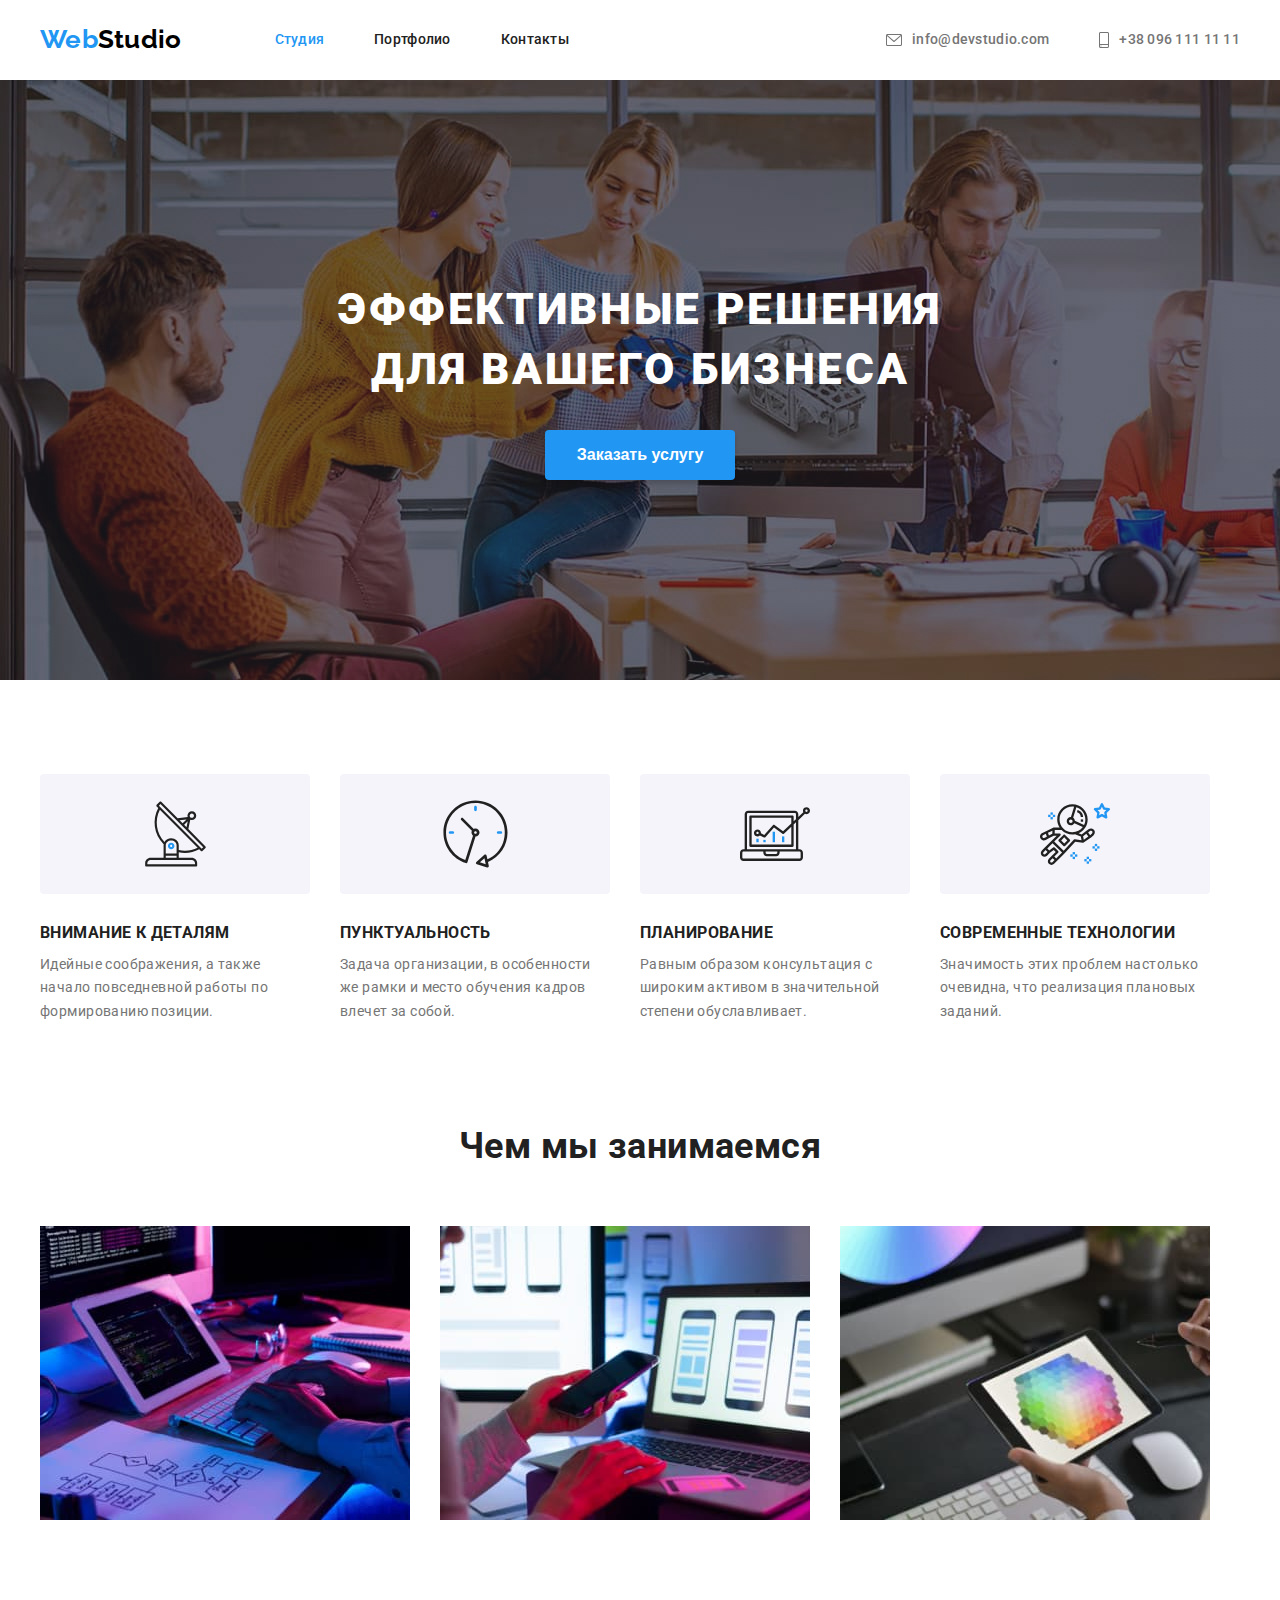
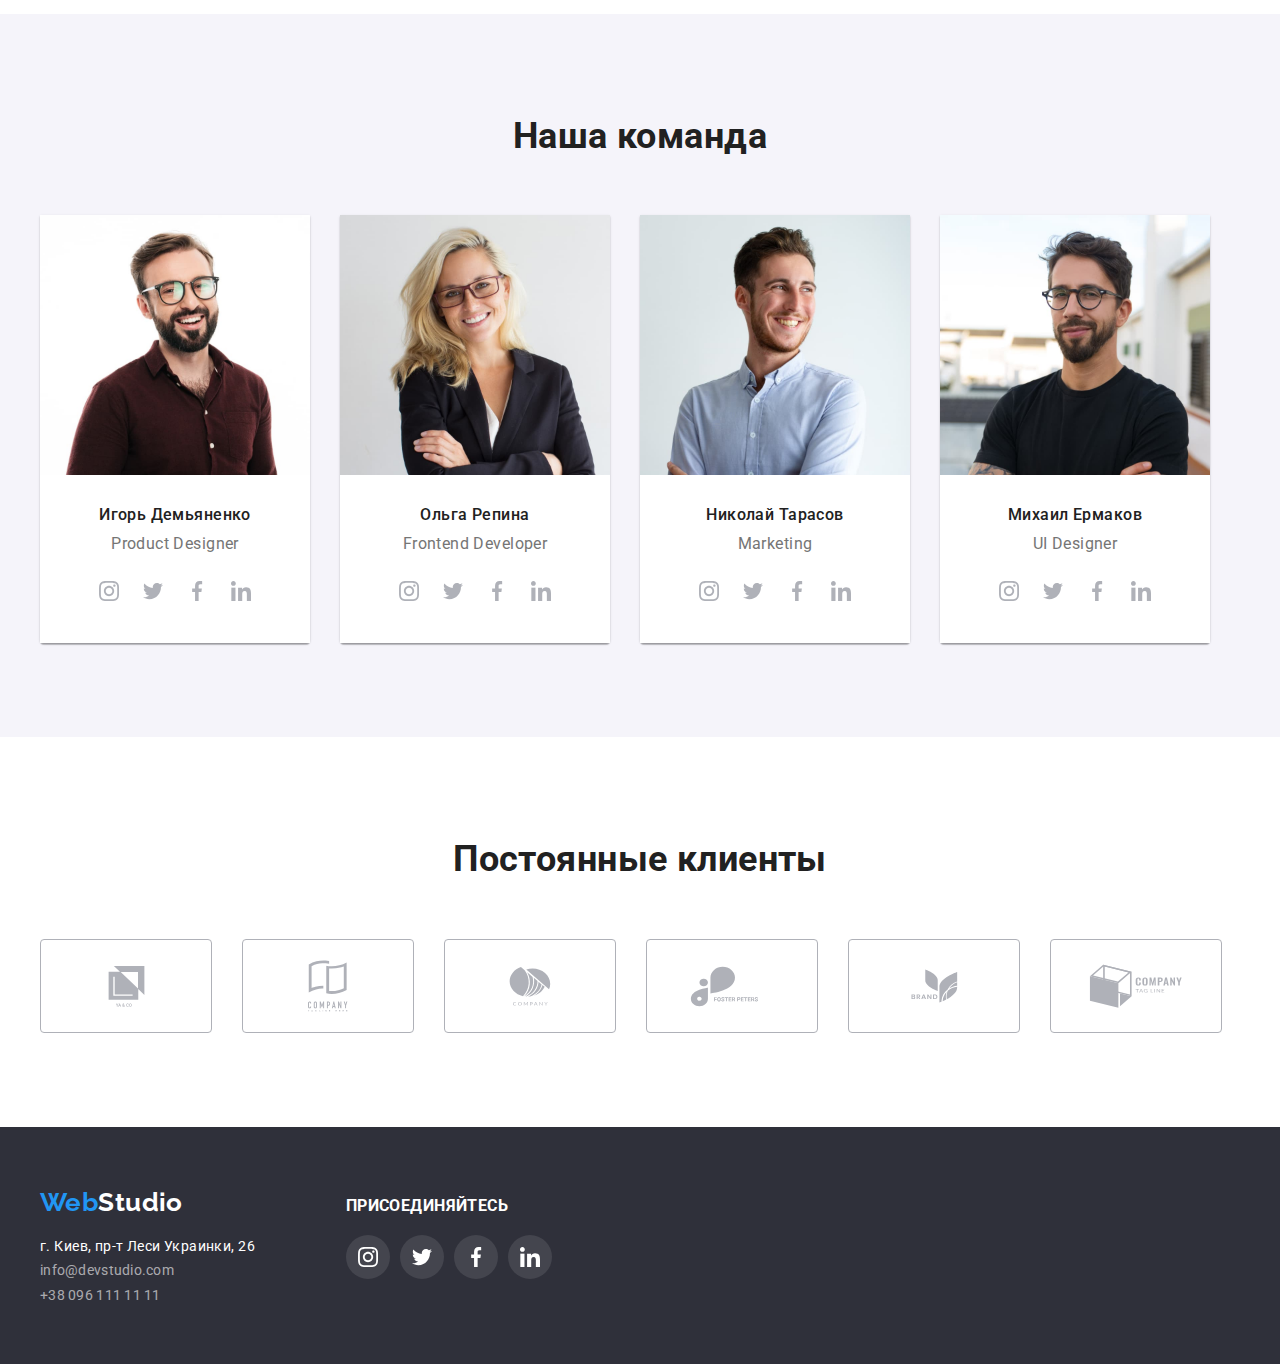
<file: index.html>
<!DOCTYPE html>
<html lang="ru">
  <head>
    <meta charset="UTF-8" />
    <meta http-equiv="X-UA-Compatible" content="IE=edge" />
    <meta name="viewport" content="width=device-width, initial-scale=1.0" />
    <link rel="preconnect" href="https://fonts.googleapis.com" />
    <link rel="preconnect" href="https://fonts.gstatic.com" crossorigin />
    <link
      href="https://fonts.googleapis.com/css2?family=Raleway:wght@700&family=Roboto:wght@400;500;700;900&display=swap"
      rel="stylesheet"
    />
    <link rel="stylesheet" href="https://cdnjs.cloudflare.com/ajax/libs/modern-normalize/1.1.0/modern-normalize.min.css" integrity="sha512-wpPYUAdjBVSE4KJnH1VR1HeZfpl1ub8YT/NKx4PuQ5NmX2tKuGu6U/JRp5y+Y8XG2tV+wKQpNHVUX03MfMFn9Q==" crossorigin="anonymous" referrerpolicy="no-referrer" />
    <link rel="stylesheet" href="./css/style.css">
    <title>Go IT. Д\З №4</title>
  </head>
  <body>
    <!-- header -->
    <header class="header">
      <div class="container">
        <nav class="header__nav nav">
          <a href="#" class="logo  link"><span>Web</span>Studio</a>
          <ul class="nav__links list">
            <li><a href="#" class="nav__link nav__link-active link">Студия</a></li>
            <li><a href="./portfolio.html" class="nav__link link">Портфолио</a></li>
            <li><a href="#footer" class="nav__link link">Контакты</a></li>
          </ul>
        </nav>
        <ul class="header__contacts contacts list">
          <li>
            <a href="mailto:info@devstudio.com" class="contacts__item link">
              <svg width="16" height="12">
                <use href="./img/sprites2.svg#icon-envelope"></use>
              </svg>
              <span>info@devstudio.com</span>
            </a>
          </li>
          <li>
            <a href="tel:+380961111111" class="contacts__item link">              
              <svg width="10" height="16">
                <use href="./img/sprites2.svg#icon-smartphone"></use>
              </svg>
              <span>+38 096 111 11 11</span>
            </a>
          </li>
        </ul>
      </div>
    </header>
    <!-- /header -->

    <!-- main -->
    <main class="content">
      
        <!-- section 1 -->
        <section class="first-screen">
          <div class="container">
            <div class="wrapper">
              <h1 class="first-screen__title">
                Эффективные решения для вашего бизнеса
              </h1>
              <button type="button" class="first-screen__btn btn btn-active">
                Заказать услугу
              </button>
            </div>
          </div>
        </section>
        <!-- /section 1 -->

        <!-- section 2 -->
        <section class="advantages">
          <div class="container">
            <h2 class="advantages__title">Приемущества</h2>
            <ul class="advantages__items list">
              <li class="advantages__item">
                <div class="advantages__icon">
                  <svg width="65" height="70" >
                    <use href="./img/sprites2.svg#icon-antenna"></use>
                  </svg>
                </div>
                <h3 class="advantages__subtitle">Внимание к деталям</h3>
                <p class="advantages__text">
                  Идейные соображения, а также начало повседневной работы по
                  формированию позиции.
                </p>
              </li>
              <li class="advantages__item">
                <div class="advantages__icon">
                  <svg width="67" height="70">
                    <use href="./img/sprites2.svg#icon-clock"></use>
                  </svg>
                </div>
                <h3 class="advantages__subtitle">Пунктуальность</h3>
                <p class="advantages__text">
                  Задача организации, в особенности же рамки и место обучения кадров
                  влечет за собой.
                </p>
              </li>
              <li class="advantages__item">
                <div class="advantages__icon">
                  <svg width="70" height="70">
                    <use href="./img/sprites2.svg#icon-diagram"></use>
                  </svg>
                </div>
                <h3 class="advantages__subtitle">Планирование</h3>
                <p class="advantages__text">
                  Равным образом консультация с широким активом в значительной
                  степени обуславливает.
                </p>
              </li>
              <li class="advantages__item">
                <div class="advantages__icon">
                  <svg width="70" height="70">
                    <use href="./img/sprites2.svg#icon-astronaut"></use>
                  </svg>
                </div>
                <h3 class="advantages__subtitle">Современные технологии</h3>
                <p class="advantages__text">
                  Значимость этих проблем настолько очевидна, что реализация
                  плановых заданий.
                </p>
              </li>
            </ul>
          </div>
        </section>
        <!-- /section 2 -->

        <!-- section 3 -->
        <section class="work">
          <div class="container">
            <h2 class="work__title title__section">Чем мы занимаемся</h2>
            <ul class="work__list list">
              <li class="work__item">
                <img
                  class="work__img"
                  src="./img/desktop.jpg"
                  alt="Рабочее место. Стол, клавиатура, монитор"
                  width="370"
                  height="294"
                />
              </li>
              <li class="work__item">
                <img
                  class="work__img"
                  src="./img/mobile.jpg"
                  alt="Рабочее место. Компьютер с изображением мобильной разработки"
                  width="370"
                  height="294"
                />
              </li>
              <li class="work__item">
                <img
                  class="work__img"
                  src="./img/design.jpg"
                  alt="Рабочий процесс. Работа дизайнера на планшете."
                  width="370"
                  height="294"
                />
              </li>
            </ul>
          </div>
        </section>
        <!-- /section 3 -->

        <!-- sectiom 4 -->
        <section class="team">
          <div class="container">
            <h2 class="team__title title__section">Наша команда</h2>
            <ul class="team__list list">
              <li class="team__item">
                <img
                  class="team__img"
                  src="./img/img-3.jpg"
                  alt="Фото Игоря Демьяненко"
                  width="270"
                  height="260"
                />
                <div class="box">
                  <h3 class="team__subtitle">Игорь Демьяненко</h3>
                  <p class="team__text">Product Designer</p>
                  <ul class="social-list list">
                    <li class="social-list__item">
                      <a href="#" class="social-link link">
                        <svg width="20" height="20">
                          <use href="./img/sprites2.svg#icon-instagram"></use>
                        </svg>
                      </a>
                    </li>
                    <li class="social-list__item">
                      <a href="#" class="social-link link">
                        <svg width="20" height="20">
                          <use href="./img/sprites2.svg#icon-twitter"></use>
                        </svg>
                      </a>
                    </li>
                    <li class="social-list__item">
                      <a href="#" class="social-link link">
                        <svg width="20" height="20">
                          <use href="./img/sprites2.svg#icon-facebook"></use>
                        </svg>
                      </a>
                    </li>
                    <li class="social-list__item">
                      <a href="#" class="social-link link">
                        <svg width="20" height="20">
                          <use href="./img/sprites2.svg#icon-linkedin"></use>
                        </svg>
                      </a>
                    </li>
                  </ul>
                </div>
              </li>
              <li class="team__item">
                <img
                  class="team__img"
                  src="./img/img-2.jpg"
                  alt="Фото Ольги Репиной"
                  width="270"
                  height="260"
                />
                <div class="box">
                  <h3 class="team__subtitle">Ольга Репина</h3>
                  <p class="team__text">Frontend Developer</p>
                  <ul class="social-list list">
                    <li class="social-list__item">
                      <a href="#" class="social-link link">
                        <svg width="20" height="20">
                          <use href="./img/sprites2.svg#icon-instagram"></use>
                        </svg>
                      </a>
                    </li>
                    <li class="social-list__item">
                      <a href="#" class="social-link link">
                        <svg width="20" height="20">
                          <use href="./img/sprites2.svg#icon-twitter"></use>
                        </svg>
                      </a>
                    </li>
                    <li class="social-list__item">
                      <a href="#" class="social-link link">
                        <svg width="20" height="20">
                          <use href="./img/sprites2.svg#icon-facebook"></use>
                        </svg>
                      </a>
                    </li>
                    <li class="social-list__item">
                      <a href="#" class="social-link link">
                        <svg width="20" height="20">
                          <use href="./img/sprites2.svg#icon-linkedin"></use>
                        </svg>
                      </a>
                    </li>
                  </ul>
                </div>
              </li>
              <li class="team__item">
                <img
                  class="team__img"
                  src="./img/img-1.jpg"
                  alt="Фото Николая Тарасова"
                  width="270"
                  height="260"
                />
                <div class="box">
                  <h3 class="team__subtitle">Николай Тарасов</h3>
                  <p class="team__text">Marketing</p>                  
                  <ul class="social-list list">
                    <li class="social-list__item">
                      <a href="#" class="social-link link">
                        <svg width="20" height="20">
                          <use href="./img/sprites2.svg#icon-instagram"></use>
                        </svg>
                      </a>
                    </li>
                    <li class="social-list__item">
                      <a href="#" class="social-link link">
                        <svg width="20" height="20">
                          <use href="./img/sprites2.svg#icon-twitter"></use>
                        </svg>
                      </a>
                    </li>
                    <li class="social-list__item">
                      <a href="#" class="social-link link">
                        <svg width="20" height="20">
                          <use href="./img/sprites2.svg#icon-facebook"></use>
                        </svg>
                      </a>
                    </li>
                    <li class="social-list__item">
                      <a href="#" class="social-link link">
                        <svg width="20" height="20">
                          <use href="./img/sprites2.svg#icon-linkedin"></use>
                        </svg>
                      </a>
                    </li>
                  </ul>
                </div>
              </li>
              <li class="team__item">
                <img
                  class="team__img"
                  src="./img/img.jpg"
                  alt="Фото Михаила Ермакова"
                  width="270"
                  height="260"
                />
                <div class="box">
                  <h3 class="team__subtitle">Михаил Ермаков</h3>
                  <p class="team__text">UI Designer</p>
                  <ul class="social-list list">
                    <li class="social-list__item">
                      <a href="#" class="social-link link">
                        <svg width="20" height="20">
                          <use href="./img/sprites2.svg#icon-instagram"></use>
                        </svg>
                      </a>
                    </li>
                    <li class="social-list__item">
                      <a href="#" class="social-link link">
                        <svg width="20" height="20">
                          <use href="./img/sprites2.svg#icon-twitter"></use>
                        </svg>
                      </a>
                    </li>
                    <li class="social-list__item">
                      <a href="#" class="social-link link">
                        <svg width="20" height="20">
                          <use href="./img/sprites2.svg#icon-facebook"></use>
                        </svg>
                      </a>
                    </li>
                    <li class="social-list__item">
                      <a href="#" class="social-link link">
                        <svg width="20" height="20">
                          <use href="./img/sprites2.svg#icon-linkedin"></use>
                        </svg>
                      </a>
                    </li>
                  </ul>
                </div>
              </li>
            </ul>
          </div>
        </section>
        <!-- /section 4 -->

        <!-- section 5 -->
        <section class="clients">
          <div class="container">
            <h2 class="clients__title title__section">Постоянные клиенты</h2>
            <ul class="clients-list list">
              <li class="clients-list__item">
                <a href="#" class="clients-list__link link">
                  <svg width="41" height="47">
                    <use href="./img/sprites2.svg#icon-company1"></use>
                  </svg>
                </a>
              </li>
              <li class="clients-list__item">
                <a href="#" class="clients-list__link link">
                  <svg width="40" height="52">
                    <use href="./img/sprites2.svg#icon-company2"></use>
                  </svg>
                </a>
              </li>
              <li class="clients-list__item">
                <a href="#" class="clients-list__link link">
                  <svg width="44" height="42">
                    <use href="./img/sprites2.svg#icon-company3"></use>
                  </svg>
                </a>
              </li>
              <li class="clients-list__item">
                <a href="#" class="clients-list__link link">
                  <svg width="85" height="41">
                    <use href="./img/sprites2.svg#icon-company4"></use>
                  </svg>
                </a>
              </li>
              <li class="clients-list__item">
                <a href="#" class="clients-list__link link">
                  <svg width="63" height="46">
                    <use href="./img/sprites2.svg#icon-company5"></use>
                  </svg>
                </a>
              </li>
              <li class="clients-list__item">
                <a href="#" class="clients-list__link link">
                  <svg width="94" height="44">
                    <use href="./img/sprites2.svg#icon-company6"></use>
                  </svg>
                </a>
              </li>
            </ul>
          </div>
        </section>
        <!-- /section 5 -->
    </main>
    <!-- /main -->

    <!-- footer -->
    <footer class="footer" id="footer">
      <div class="container">
        <div class="footer__address">
          <a href="#" class="logo  link"><span>Web</span>Studio</a>
          <address class="address">
            <a href="#" class="address__location  link">г. Киев, пр-т Леси Украинки, 26</a>
            <ul class="contacts list">
              <li>
                <a class="contacts__item  link" href="mailto:info@devstudio.com">info@devstudio.com</a>
              </li>
              <li>
                <a class="contacts__item  link" href="tel:+380961111111">+38 096 111 11 11</a>
              </li>
            </ul>
          </address>
        </div>
        <div class="footer__social social">
          <p>Присоединяйтесь</p>
          <ul class="social-list list">
            <li class="social-list__item">
              <a href="#" class="social-link link">
                <svg width="20" height="20">
                  <use href="./img/sprites2.svg#icon-instagram"></use>
                </svg>
              </a>
            </li>
            <li class="social-list__item">
              <a href="#" class="social-link link">
                <svg width="20" height="20">
                  <use href="./img/sprites2.svg#icon-twitter"></use>
                </svg>
              </a>
            </li>
            <li class="social-list__item">
              <a href="#" class="social-link link">
                <svg width="20" height="20">
                  <use href="./img/sprites2.svg#icon-facebook"></use>
                </svg>
              </a>
            </li>
            <li class="social-list__item">
              <a href="#" class="social-link link">
                <svg width="20" height="20">
                  <use href="./img/sprites2.svg#icon-linkedin"></use>
                </svg>
              </a>
            </li>
          </ul>
        </div>
      </div>
    </footer>
    <!-- /footer -->
  </body>
</html>
</file>
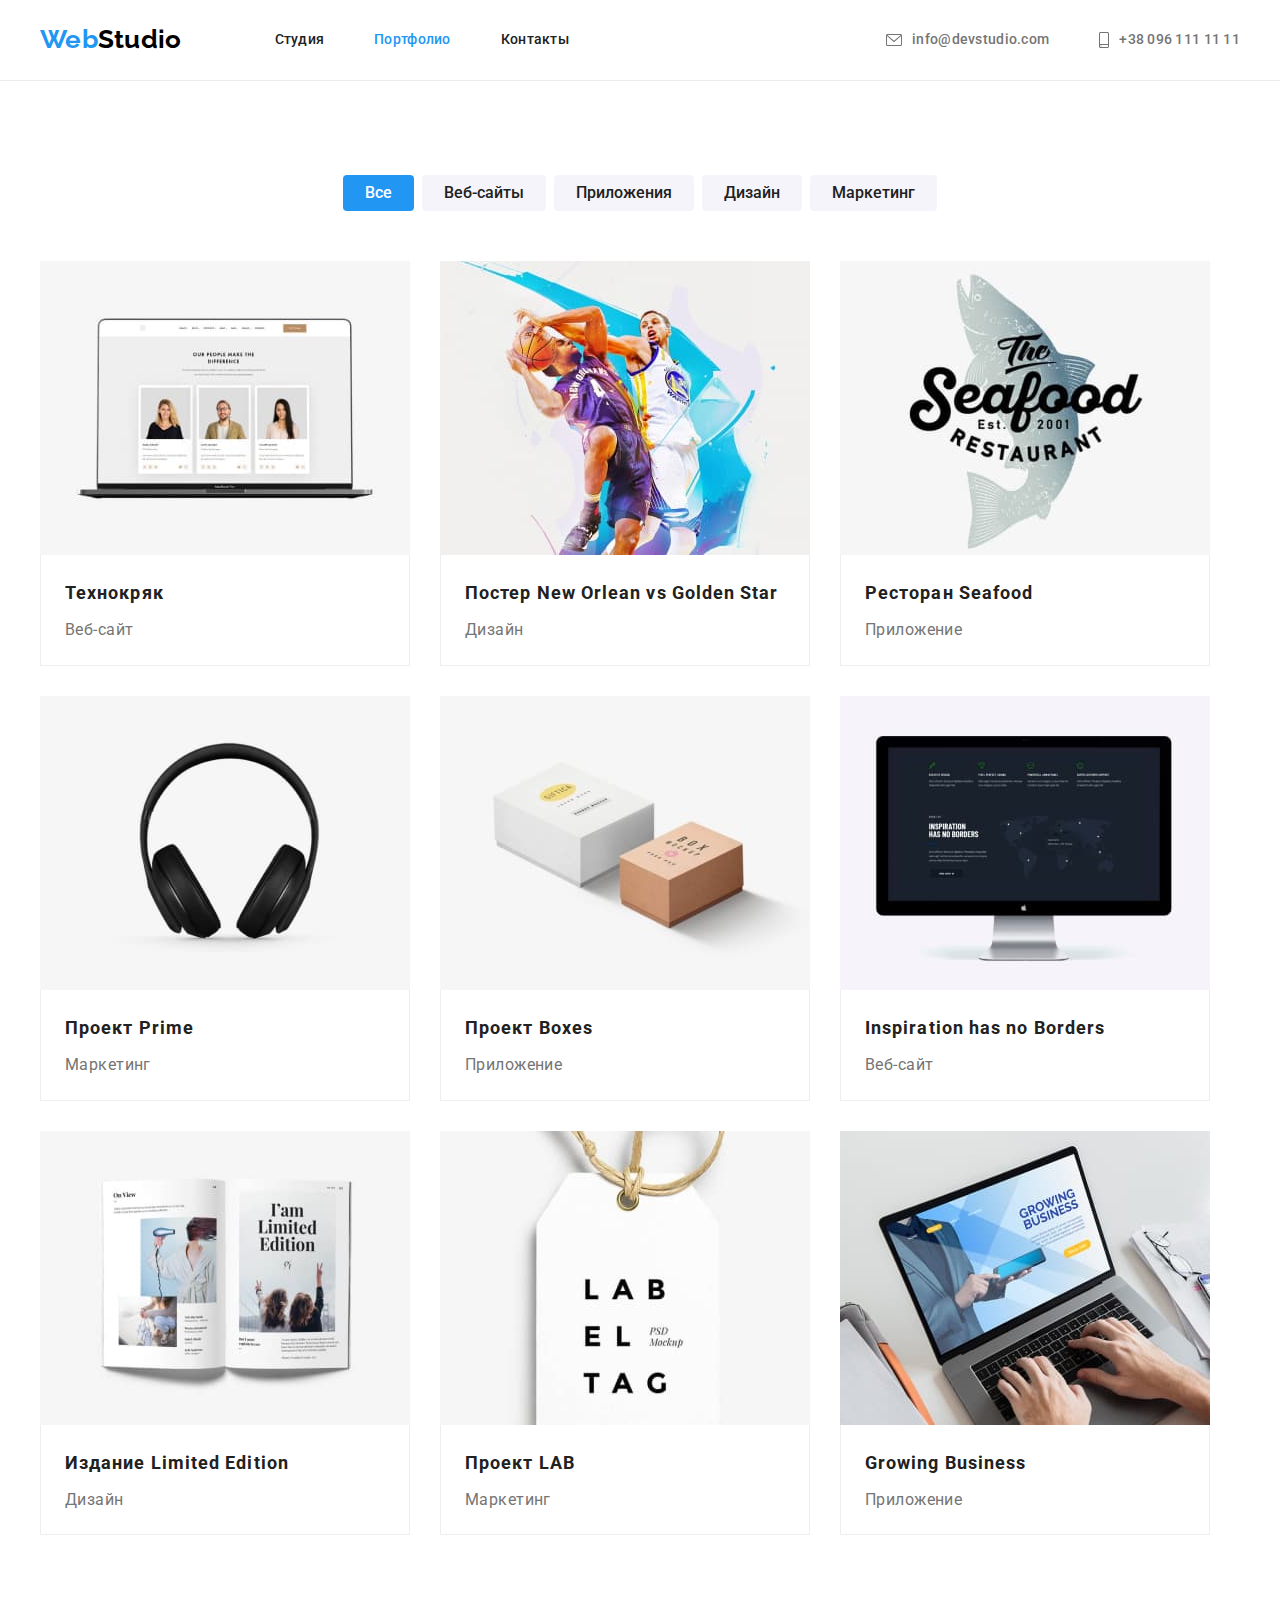
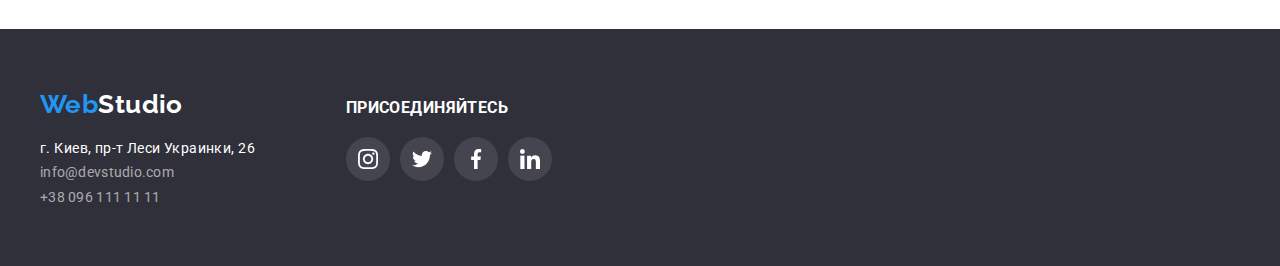
<file: portfolio.html>
<!DOCTYPE html>
<html lang="ru">
  <head>
    <meta charset="UTF-8" />
    <meta http-equiv="X-UA-Compatible" content="IE=edge" />
    <meta name="viewport" content="width=device-width, initial-scale=1.0" />
    <link rel="preconnect" href="https://fonts.googleapis.com" />
    <link rel="preconnect" href="https://fonts.gstatic.com" crossorigin />
    <link
      href="https://fonts.googleapis.com/css2?family=Raleway:wght@700&family=Roboto:wght@400;500;700;900&display=swap"
      rel="stylesheet"
    />
    <link rel="stylesheet" href="https://cdnjs.cloudflare.com/ajax/libs/modern-normalize/1.1.0/modern-normalize.min.css" integrity="sha512-wpPYUAdjBVSE4KJnH1VR1HeZfpl1ub8YT/NKx4PuQ5NmX2tKuGu6U/JRp5y+Y8XG2tV+wKQpNHVUX03MfMFn9Q==" crossorigin="anonymous" referrerpolicy="no-referrer" />
    <link rel="stylesheet" href="./css/style.css">
    <title>Go IT. Д\З №4</title>
  </head>
  <body>
    <!-- header -->
    <header class="header">
      <div class="container">
        <nav class="header__nav nav">
          <a href="#" class="logo  link"><span>Web</span>Studio</a>
          <ul class="nav__links list">
            <li><a href="./index.html" class="nav__link link">Студия</a></li>
            <li><a href="#" class="nav__link nav__link-active link">Портфолио</a></li>
            <li><a href="#footer" class="nav__link link">Контакты</a></li>
          </ul>
        </nav>
        <ul class="header__contacts contacts list">
          <li>
            <a href="mailto:info@devstudio.com" class="contacts__item link">
              <svg width="16" height="12">
                <use href="./img/sprites2.svg#icon-envelope"></use>
              </svg>
              <span>info@devstudio.com</span>
            </a>
          </li>
          <li>
            <a href="tel:+380961111111" class="contacts__item link">              
              <svg width="10" height="16">
                <use href="./img/sprites2.svg#icon-smartphone"></use>
              </svg>
              <span>+38 096 111 11 11</span>
            </a>
          </li>
        </ul>
      </div>
    </header>
    <!-- /header -->

    <!-- main -->
    <main class="content">
        <section class="section-portfolio">
          <div class="container">
            <h1 class="tittle">Портфолио</h1>
            <ul class="filter-list list">
              <li class="filter-list__item">
                <button type="button" class="filter-list__btn btn btn-active">Все</button>
              </li>
              <li class="filter-list__item">
                <button type="button" class="filter-list__btn btn">Веб-сайты</button>
              </li>
              <li class="filter-list__item">
                <button type="button" class="filter-list__btn btn">Приложения</button>
              </li>
              <li class="filter-list__item">
                <button type="button" class="filter-list__btn btn">Дизайн</button>
              </li>
              <li class="filter-list__item">
                <button type="button" class="filter-list__btn btn">Маркетинг</button>
              </li>
            </ul>

            <ul class="content-list list">
              <li class="item">
                <a href="#" class="item__link link">
                  <img src="./img/portfolio/img.jpg" alt="Отктырый ноутбук" class="item__img" width="370">
                  <div class="item__box">
                    <h2 class="item__tittle">Технокряк</h2>
                    <p class="item__text">Веб-сайт</p>
                  </div>
                </a>
              </li>
              <li class="item">
                <a href="#" class="item__link link">
                  <img src="./img/portfolio/img(1).jpg" alt="Постер с баскетколистами" class="item__img" width="370">
                  <div class="item__box">
                    <h2 class="item__tittle">Постер New Orlean vs Golden Star</h2>
                    <p class="item__text">Дизайн</p>
                  </div>
                </a>
              </li>
              <li class="item">
                <a href="#" class="item__link link">
                  <img src="./img/portfolio/img(2).jpg" alt="Эмблема ресторана" class="item__img" width="370">
                  <div class="item__box">
                    <h2 class="item__tittle">Ресторан Seafood</h2>
                    <p class="item__text">Приложение</p>
                  </div>
                </a>
              </li>
              <li class="item">
                <a href="#" class="item__link link">
                  <img src="./img/portfolio/img(3).jpg" alt="Наушники" class="item__img" width="370">
                  <div class="item__box">
                    <h2 class="item__tittle">Проект Prime</h2>
                    <p class="item__text">Маркетинг</p>
                  </div>
                </a>
              </li>
              <li class="item">
                <a href="#" class="item__link link">
                  <img src="./img/portfolio/img(4).jpg" alt="Две коробочки" class="item__img" width="370">
                  <div class="item__box">
                    <h2 class="item__tittle">Проект Boxes</h2>
                    <p class="item__text">Приложение</p>
                  </div>
                </a>
              </li>
              <li class="item">
                <a href="#" class="item__link link">
                  <img src="./img/portfolio/img(5).jpg" alt="Монитор Компьютера" class="item__img" width="370">
                  <div class="item__box">
                    <h2 class="item__tittle">Inspiration has no Borders</h2>
                    <p class="item__text">Веб-сайт</p>
                  </div>
                </a>
              </li>
              <li class="item">
                <a href="#" class="item__link link">
                  <img src="./img/portfolio/img(6).jpg" alt="Журнал" class="item__img" width="370">
                  <div class="item__box">
                    <h2 class="item__tittle">Издание Limited Edition</h2>
                    <p class="item__text">Дизайн</p>
                  </div>
                </a>
              </li>
              <li class="item">
                <a href="#" class="item__link link">
                  <img src="./img/portfolio/img(7).jpg" alt="Бирка проетка" class="item__img" width="370">
                  <div class="item__box">
                    <h2 class="item__tittle">Проект LAB</h2>
                    <p class="item__text">Маркетинг</p>
                  </div>
                </a>
              </li>
              <li class="item">
                <a href="#" class="item__link link">
                  <img src="./img/portfolio/img(8).jpg" alt="Ноутбук на столе" class="item__img" width="370">
                  <div class="item__box">
                    <h2 class="item__tittle">Growing Business</h2>
                    <p class="item__text">Приложение</p>
                  </div>
                </a>
              </li>
            </ul>
          </div>
        </section>
    </main>
    <!-- /main -->

    <!-- footer -->
    <footer class="footer" id="footer">
      <div class="container">
        <div class="footer__address">
          <a href="#" class="logo  link"><span>Web</span>Studio</a>
          <address class="address">
            <a href="#" class="address__location  link">г. Киев, пр-т Леси Украинки, 26</a>
            <ul class="contacts list">
              <li>
                <a class="contacts__item  link" href="mailto:info@devstudio.com">info@devstudio.com</a>
              </li>
              <li>
                <a class="contacts__item  link" href="tel:+380961111111">+38 096 111 11 11</a>
              </li>
            </ul>
          </address>
        </div>
        <div class="footer__social social">
          <p>Присоединяйтесь</p>
          <ul class="social-list list">
            <li class="social-list__item">
              <a href="#" class="social-link link">
                <svg width="20" height="20">
                  <use href="./img/sprites2.svg#icon-instagram"></use>
                </svg>
              </a>
            </li>
            <li class="social-list__item">
              <a href="#" class="social-link link">
                <svg width="20" height="20">
                  <use href="./img/sprites2.svg#icon-twitter"></use>
                </svg>
              </a>
            </li>
            <li class="social-list__item">
              <a href="#" class="social-link link">
                <svg width="20" height="20">
                  <use href="./img/sprites2.svg#icon-facebook"></use>
                </svg>
              </a>
            </li>
            <li class="social-list__item">
              <a href="#" class="social-link link">
                <svg width="20" height="20">
                  <use href="./img/sprites2.svg#icon-linkedin"></use>
                </svg>
              </a>
            </li>
          </ul>
        </div>
      </div>
    </footer>
    <!-- /footer -->
  </body>
</html>
</file>
<file: css/style.css>
:root {
  --primaryColor: #212121;
  --secondaryColor: #757575;
  --activeColor: #2196F3;
  --sectionBg:#2F303A;
  --btnBg:#F5F4FA;
  --colorText:#ffffff;
}
body {
  margin: 0;

  color: var(--primaryColor);

  font-family: Roboto, sans-serif;
  font-weight: 400;
  font-size: 14px;
  letter-spacing: 0.03em;

}
h1, h2, h3, h4, h5, h6, p {
  padding: 0;
  margin: 0;
}
img {
  max-width: 100%;
  height: auto;
  display: block;
}
.list {
  list-style: none;
  padding: 0;
  margin: 0;
}
.container {
  width: 1200px;
  margin: 0 auto;
  padding: 0 15px;
}
.link {
  text-decoration: none;
  color: var(--primaryColor);
}
.btn {
  color: var(--colorText);
  background-color: var(--btnBg);

  font-size: 16px;

  border-radius: 4px;
  border: none;

  padding: 0;

  cursor: pointer;
}
.btn-active {
  color: var(--colorText);
  background-color: var(--activeColor);
}
.title__section {
  font-size: 36px;
  font-weight: 700;
  line-height: 1.6;
  text-align: center;
}


/* Шапка сайта */
.header,
.contacts__item {
  font-weight: 500;
  line-height: 1.14;
  letter-spacing: 0.02em;
}
.header .container {
  display: flex;
}


/* Навигация */
.logo {
  color: #000000;

  font-family: Raleway;
  font-weight: 700;
  font-size: 26px;
  line-height: 1.2;

  margin-right: 93px;
  padding: 24px 0px;
}
.logo span {
  color: var(--activeColor);
}
.nav {
  display: flex;
  align-items: center;
}
.nav__links {
  display: flex;
}
.nav__links li:not(:last-child) {
  margin-right: 50px;
}
.nav__link {
  font-weight: 500;
  line-height: 1.14;
  letter-spacing: 0.02em;
  padding: 32px 0px;
  display: block;
}
.nav__link:hover,
.nav__link:focus,
.nav__link-active,
.address__location:hover,
.contacts .contacts__item:hover,
.contacts .contacts__item:focus,
.address__location:focus {
  color: var(--activeColor);
}

/* Контакты */
.contacts {
  display: flex;
  margin-left: auto;
}
.contacts__item {
  color: var(--secondaryColor);
  display: flex;
  align-items: center;
  padding: 32px 0;
}
.contacts__item svg {
  margin-right: 10px;
}
.contacts li:last-child {
  margin-left: 50px;
}
.header__contacts .contacts__item svg {
  fill: var(--secondaryColor);
}
.header__contacts .contacts__item:hover svg,
.header__contacts .contacts__item:focus svg {
  fill: var(--activeColor);
}



                   /* --- Студия --- */

/* Порвая секция */
.first-screen {
  background-color: var(--sectionBg);
  background-image: linear-gradient(rgba(47, 48, 58, 0.4), rgba(47, 48, 58, 0.4)), url(../img/bg.jpg);
  text-align: center;
  height: 600px;
  max-width: 1600px;
  margin: 0 auto;
}
.first-screen .container {
  display: flex;
  justify-content: center;
  align-items: center;
  height: 100%;
}
.wrapper {
  width: 696px;
}
.first-screen__title {
  color: var(--colorText);
  font-size: 44px;
  font-weight: 900;
  line-height: 1.36;
  letter-spacing: 0.06em;
  text-transform: uppercase;

  margin-bottom: 30px;
}
.first-screen__btn {
  line-height: 1.87;
  font-weight: 700;
  padding: 10px 32px;
  box-shadow: 0px 4px 4px rgba(0, 0, 0, 0.15);
  border-radius: 4px;
}
.first-screen__btn:hover {
  color: var(--activeColor);
  background-color: var(--btnBg);
}

/* Вторая секция */
.advantages {
  padding-top: 94px;
  padding-bottom: 47px;
}
.advantages__title {
  font-size: 0px;
}
.advantages__items {
  display: flex;
}
.advantages__item {
  width: 270px;
}
.advantages__icon {
  display: flex;
  justify-content: center;
  align-items: center; 
  margin-bottom: 30px;
  height: 120px;
  background-color: var(--btnBg);
  border-radius: 4px;
}

.advantages__item:not(:last-child) {
  margin-right: 30px;
}
.advantages__subtitle {
  color: var(--primaryColor);
  font-weight: 700;
  line-height: 1.14;
  text-transform: uppercase;
  margin-bottom: 10px;
}
.advantages__text {
  color: var(--secondaryColor);
  line-height: 1.7;
}

/* Третья секция */
.work {
  padding-top: 47px;
  padding-bottom: 94px;
}
.work__title {
  margin-bottom: 50px;
}
.work__list {
  display: flex;
  margin: -15px;
}
.work__item {
  margin: 15px;
}


/* Четвертая секция */
.team{
  background-color: var(--btnBg);
  padding: 94px 0px;
}
.team__title {
  margin-bottom: 50px;
}
.team__list {
  display: flex;
  margin: -15px;
}
.team__item {
  text-align: center;
  margin: 15px;
  box-shadow: 0px 1px 3px rgba(0, 0, 0, 0.12), 0px 1px 1px rgba(0, 0, 0, 0.14), 0px 2px 1px rgba(0, 0, 0, 0.2);
  border-radius: 0px 0px 4px 4px;
}
.team__item .box {
  padding: 30px 32px;
  background-color: var(--colorText);
}
.team__subtitle {
  font-size: 16px;
  line-height: 1.19;
  font-weight: 500;
  margin-bottom: 10px;
}
.team__text {
  color: var(--secondaryColor);
  font-size: 16px;
  line-height: 1.2;
  margin-bottom: 16px;
}
.social-list {
  display: flex;
  justify-content: center;
  align-items: center;
}
.social-list__item a {
  width: 44px;
  height: 44px;
  border-radius: 50%;
  display: flex;
  justify-content: center;
  align-items: center;
}
.social-list__item a:hover,
.social-list__item a:focus,
.footer .social-list__item a:hover,
.footer .social-list__item a:focus {
  background-color: var(--activeColor);
}
.social-list__item svg {
  fill: #afb1b8;
}
.social-list .social-list__item:hover svg,
.social-link:focus svg {
  fill: var(--colorText);
}
.clients-list {
  display: flex; 
}

/* Пятая секция */
.clients {
  padding: 94px 0px;
}
.clients__title {
  margin-bottom: 50px;
}
.clients-list__item {
  width: 170px;
  height: 92px;
  border: 1px solid #AFB1B8;
  border-radius: 4px;
}
.clients-list__item a {
  width: 100%;
  height: 100%;
  display: flex;
  justify-content: center;
  align-items: center;
}
.clients-list__item:hover,
.clients-list__link:focus {
  outline: var(--activeColor);
  border: 1px solid var(--activeColor);
}
.clients-list__item svg {
  fill: #afb1b8;
}
.clients-list .clients-list__item:hover svg,
.clients-list__link:focus svg {
  fill: var(--activeColor);
}
.clients-list__item:not(:last-child) {
  margin-right: 30px;
}




               /* --- Портфолио --- */

.section-portfolio {
  border-top: 1px solid #ECECEC;
  padding: 94px 0px;
}
.section-portfolio .tittle {
  font-size: 0;
}
.filter-list {
  display: flex;
  justify-content: center;

  margin-bottom: 50px;
}
.filter-list__item:not(:last-child) {
  margin-right: 8px;
}
.filter-list__btn {
  display: inline-block;
  color: var(--primaryColor);
  font-family: inherit;
  font-size: 16px;
  font-weight: 500;
  line-height: 1.5;
  text-align: center;

  padding: 6px 22px;
}
.filter-list__btn:hover,
.filter-list__btn:focus {
  background-color: var(--activeColor);
  color: var(--colorText);
  box-shadow: 0px 3px 1px rgba(0, 0, 0, 0.1), 0px 1px 2px rgba(0, 0, 0, 0.08), 0px 2px 2px rgba(0, 0, 0, 0.12);
}
.filter-list__btn.btn-active {
  color: var(--colorText);
}
.content-list {
  display: flex;
  flex-wrap: wrap;
  margin: -15px;
}
.item {
  margin: 15px;
}
.item:hover {
  box-shadow: 0px 1px 1px rgba(0, 0, 0, 0.12), 0px 4px 4px rgba(0, 0, 0, 0.06), 1px 4px 6px rgba(0, 0, 0, 0.16);
}
.item__link {
  display: inline-block;
}
.item .item__link:focus {
  box-shadow: 0px 1px 1px rgba(0, 0, 0, 0.12), 0px 4px 4px rgba(0, 0, 0, 0.06), 1px 4px 6px rgba(0, 0, 0, 0.16);

}
.item__box {
  padding: 20px 24px;
  border-left: 1px solid #EEEEEE;
  border-right: 1px solid #EEEEEE;
  border-bottom: 1px solid #EEEEEE;
  
}
.item__tittle {
  font-size: 18px;
  line-height: 2;
  letter-spacing: 0.06em;
  margin-bottom: 4px;
}
.item__text {
  color: var(--secondaryColor);

  font-size: 16px;
  line-height: 1.86;
}



/* Подвал */
.footer {
  background-color: var(--sectionBg);
  padding: 60px 0px;
}
.footer .container {
  display: flex;
  align-items: baseline;
}
.footer .logo {
  color: var(--colorText);
  display: block;
  margin-bottom: 20px;
  padding: 0;
}
.footer__address {
  margin-right: 70px;
}
.address {
  font-style: normal;
}
.address__location {
  color: var(--colorText);
  margin-bottom: 9px;
  display: block;
}
.address .contacts{
  display: inline;
}
.address .contacts li:first-child {
  margin-bottom: 9px;
}
.address .contacts li:last-child {
  margin-left: 0px;
}
.address .contacts__item {
  color: rgba(255, 255, 255, 0.6);
  font-weight: 400;
  padding: 0;
}
.footer__social p {
  font-weight: 700;
  font-size: 16px;
  line-height: 1.14;
  color: var(--colorText);
  text-transform: uppercase;
  margin-bottom: 20px;
}
.footer .social-list__item svg {
  fill: var(--colorText);
}
.footer .social-list__item a {
  background-color: rgba(255, 255, 255, 0.1); 
}
.footer .social-list__item:not(:last-child) {
  margin-right: 10px;
}
</file>
